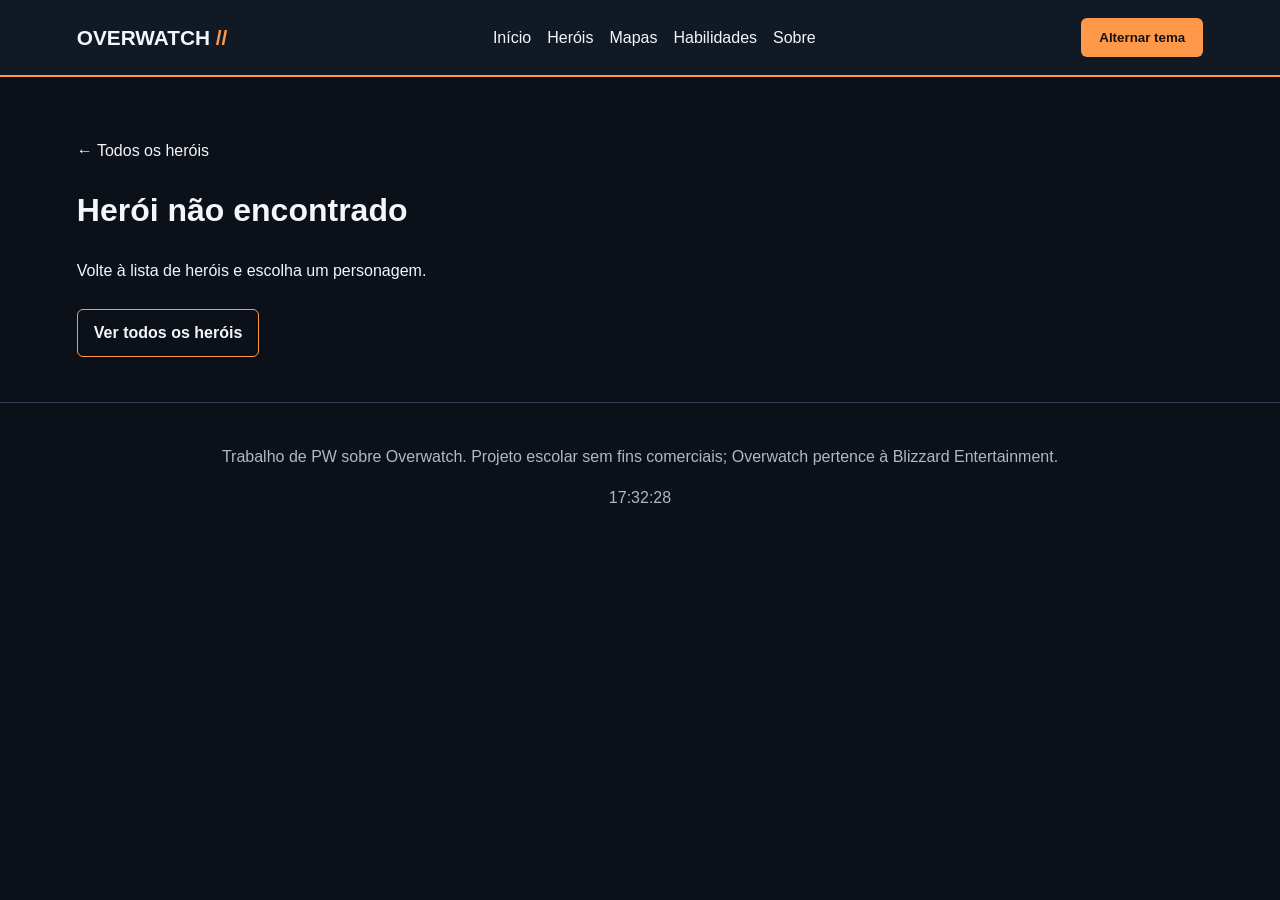
<file: heroi.html>
<!DOCTYPE html>
<html lang="pt-BR">
<head>
  <meta charset="UTF-8">
  <meta name="viewport" content="width=device-width, initial-scale=1">
  <title>Herói | Overwatch</title>
  <link rel="stylesheet" href="css.css">
</head>
<body data-pagina="heroi">
  <header>
    <a class="logo" href="index.html">OVERWATCH<span> //</span></a>
    <nav>
      <a href="index.html">Início</a>
      <a href="Page2.html">Heróis</a>
      <a href="Page3.html">Mapas</a>
      <a href="Page4.html">Habilidades</a>
      <a href="Page5.html">Sobre</a>
    </nav>
    <button type="button" onclick="alternarTema()">Alternar tema</button>
  </header>

  <main class="secao">
    <p><a class="link-destaque" href="Page2.html">← Todos os heróis</a></p>
    <div id="ficha"></div>
  </main>
  <footer>
    <p>Trabalho de PW sobre Overwatch. Projeto escolar sem fins comerciais; Overwatch pertence à Blizzard Entertainment.</p>
    <p id="relogio"></p>
  </footer>
  <script src="dados.js"></script>
  <script src="overwatch.js"></script>
</body>
</html>
</file>
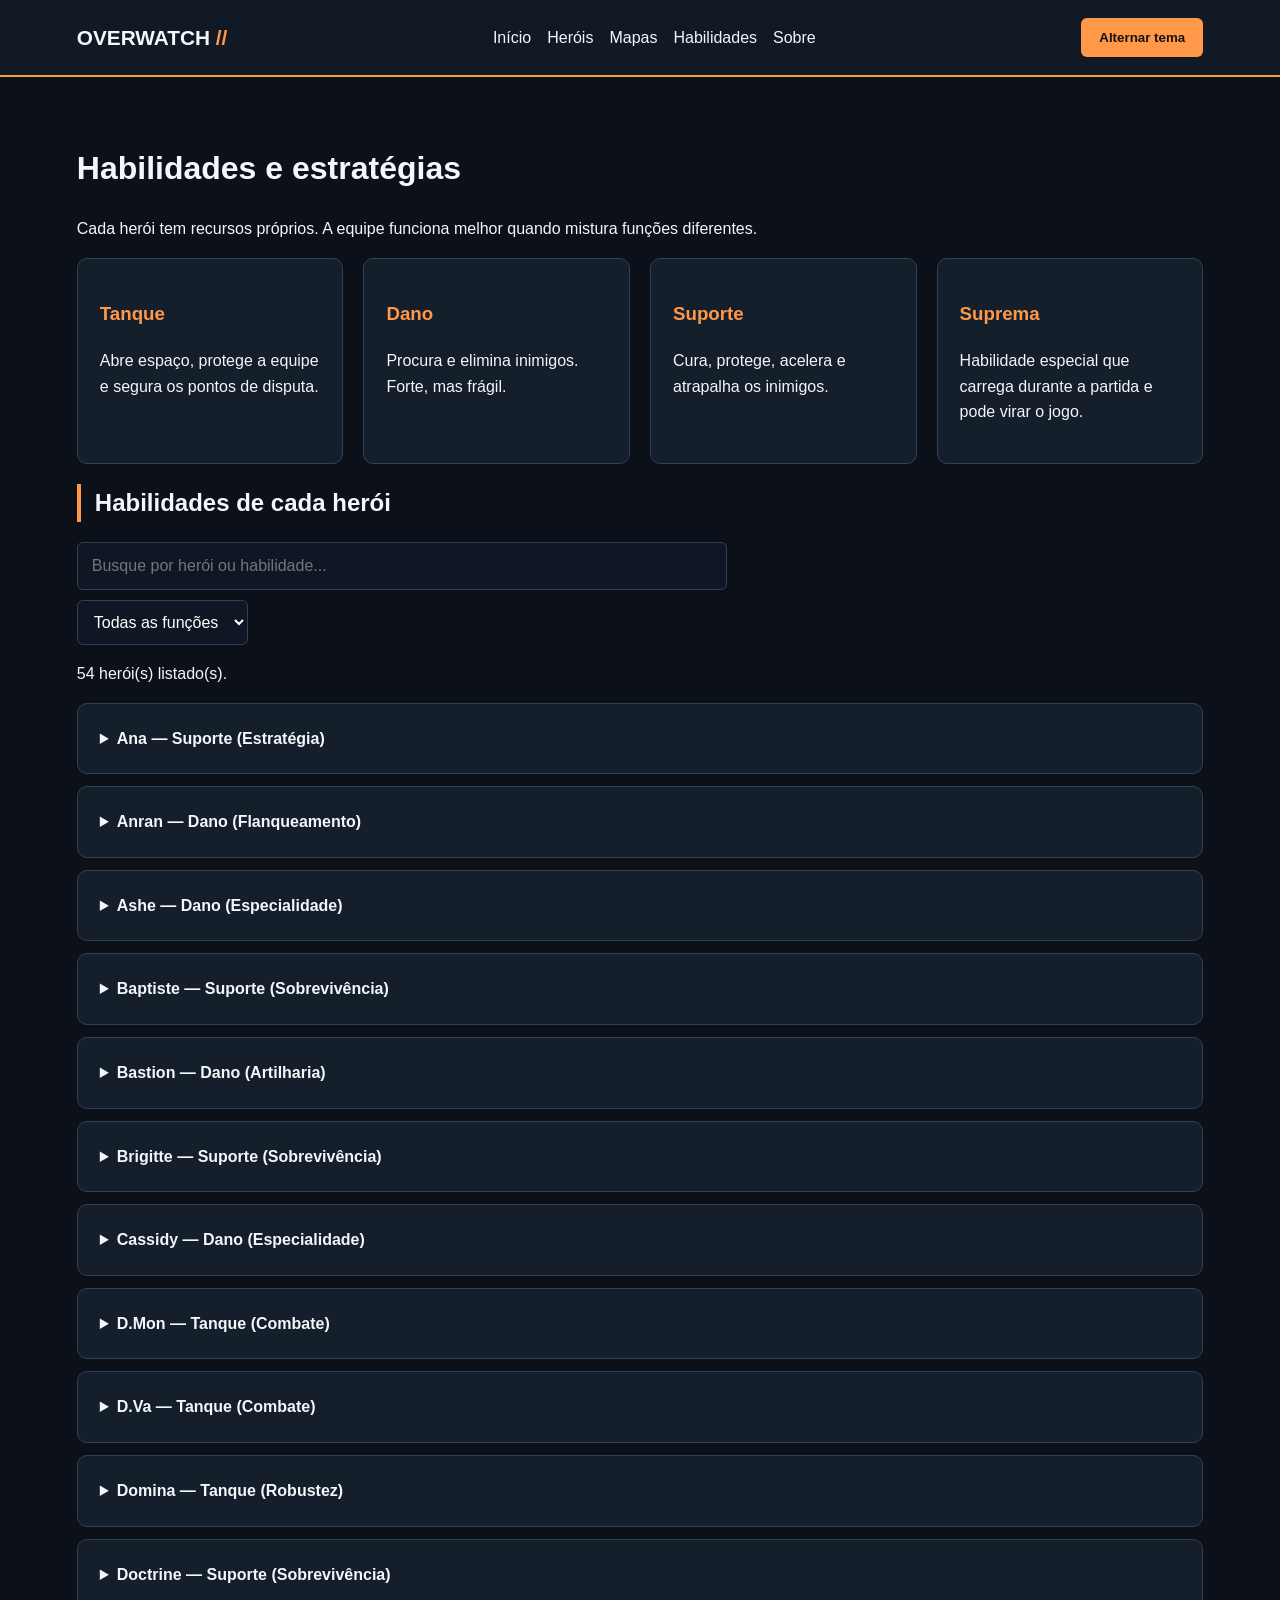
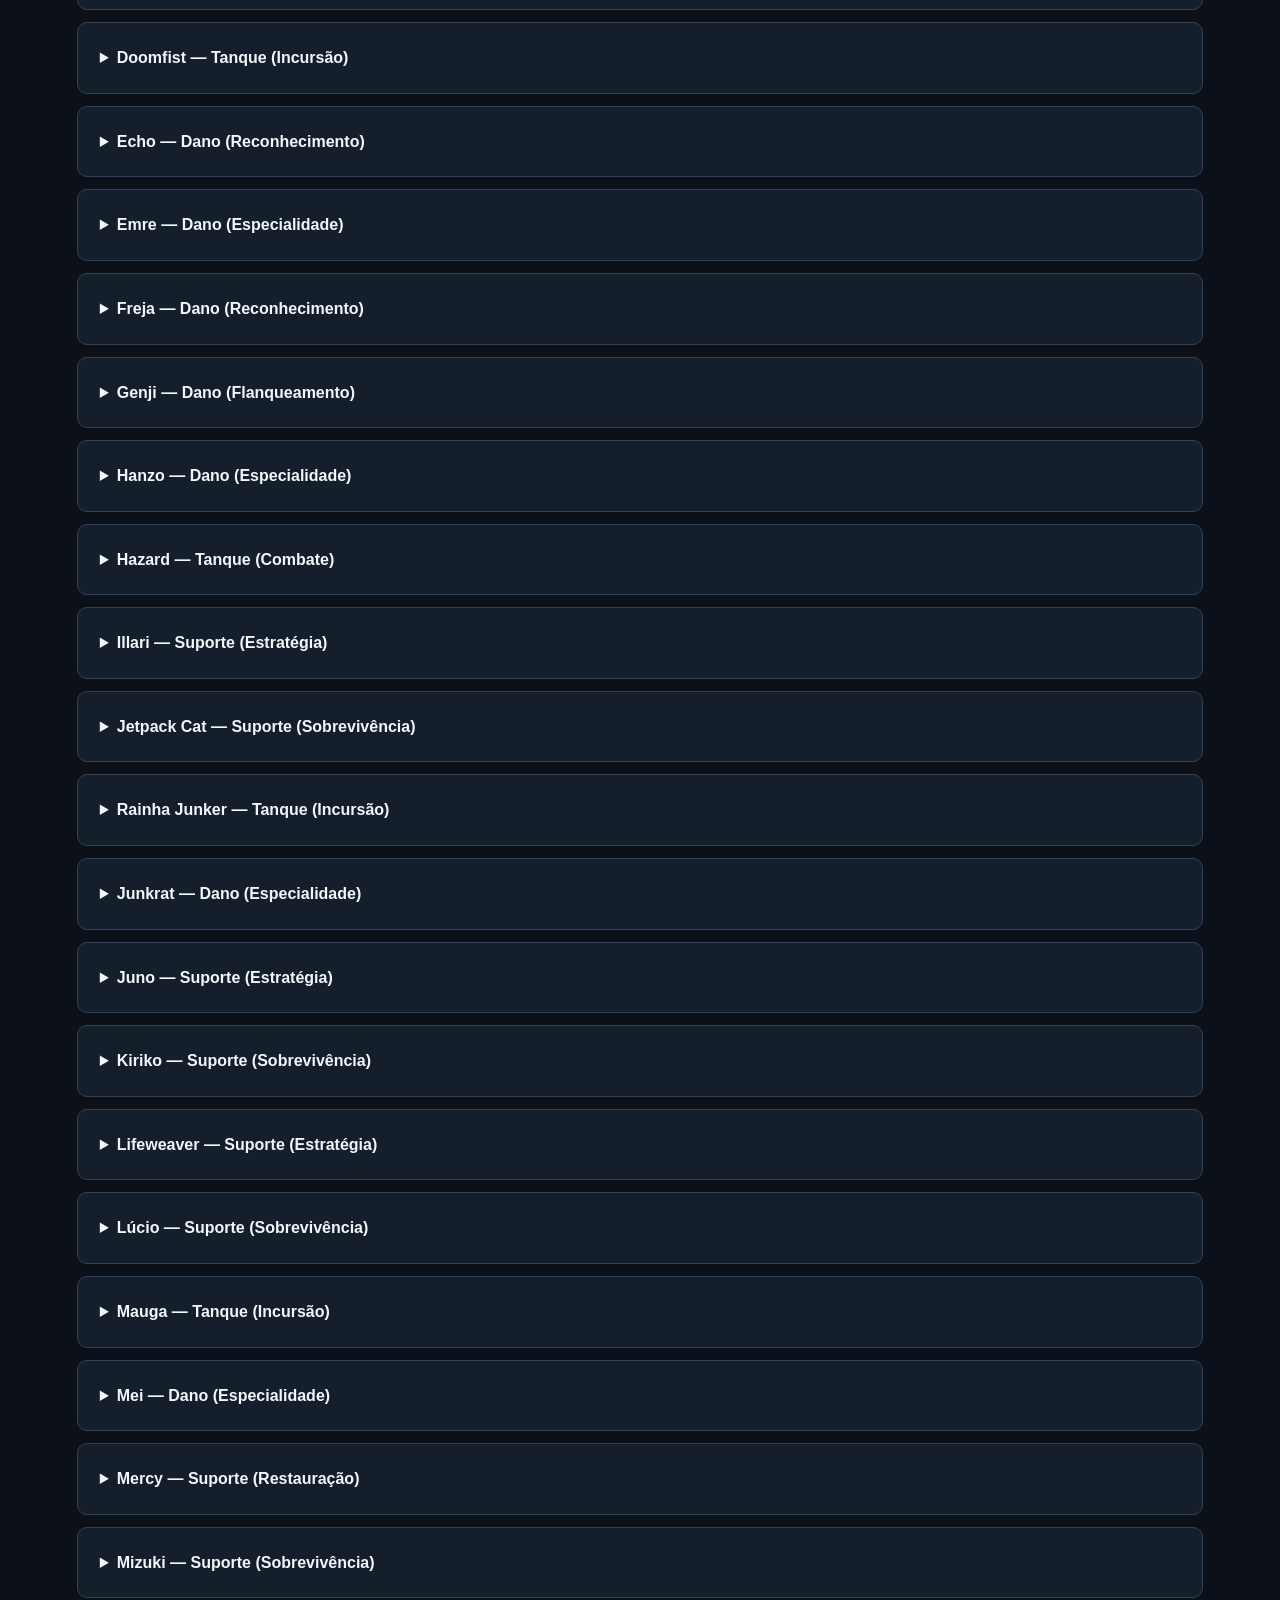
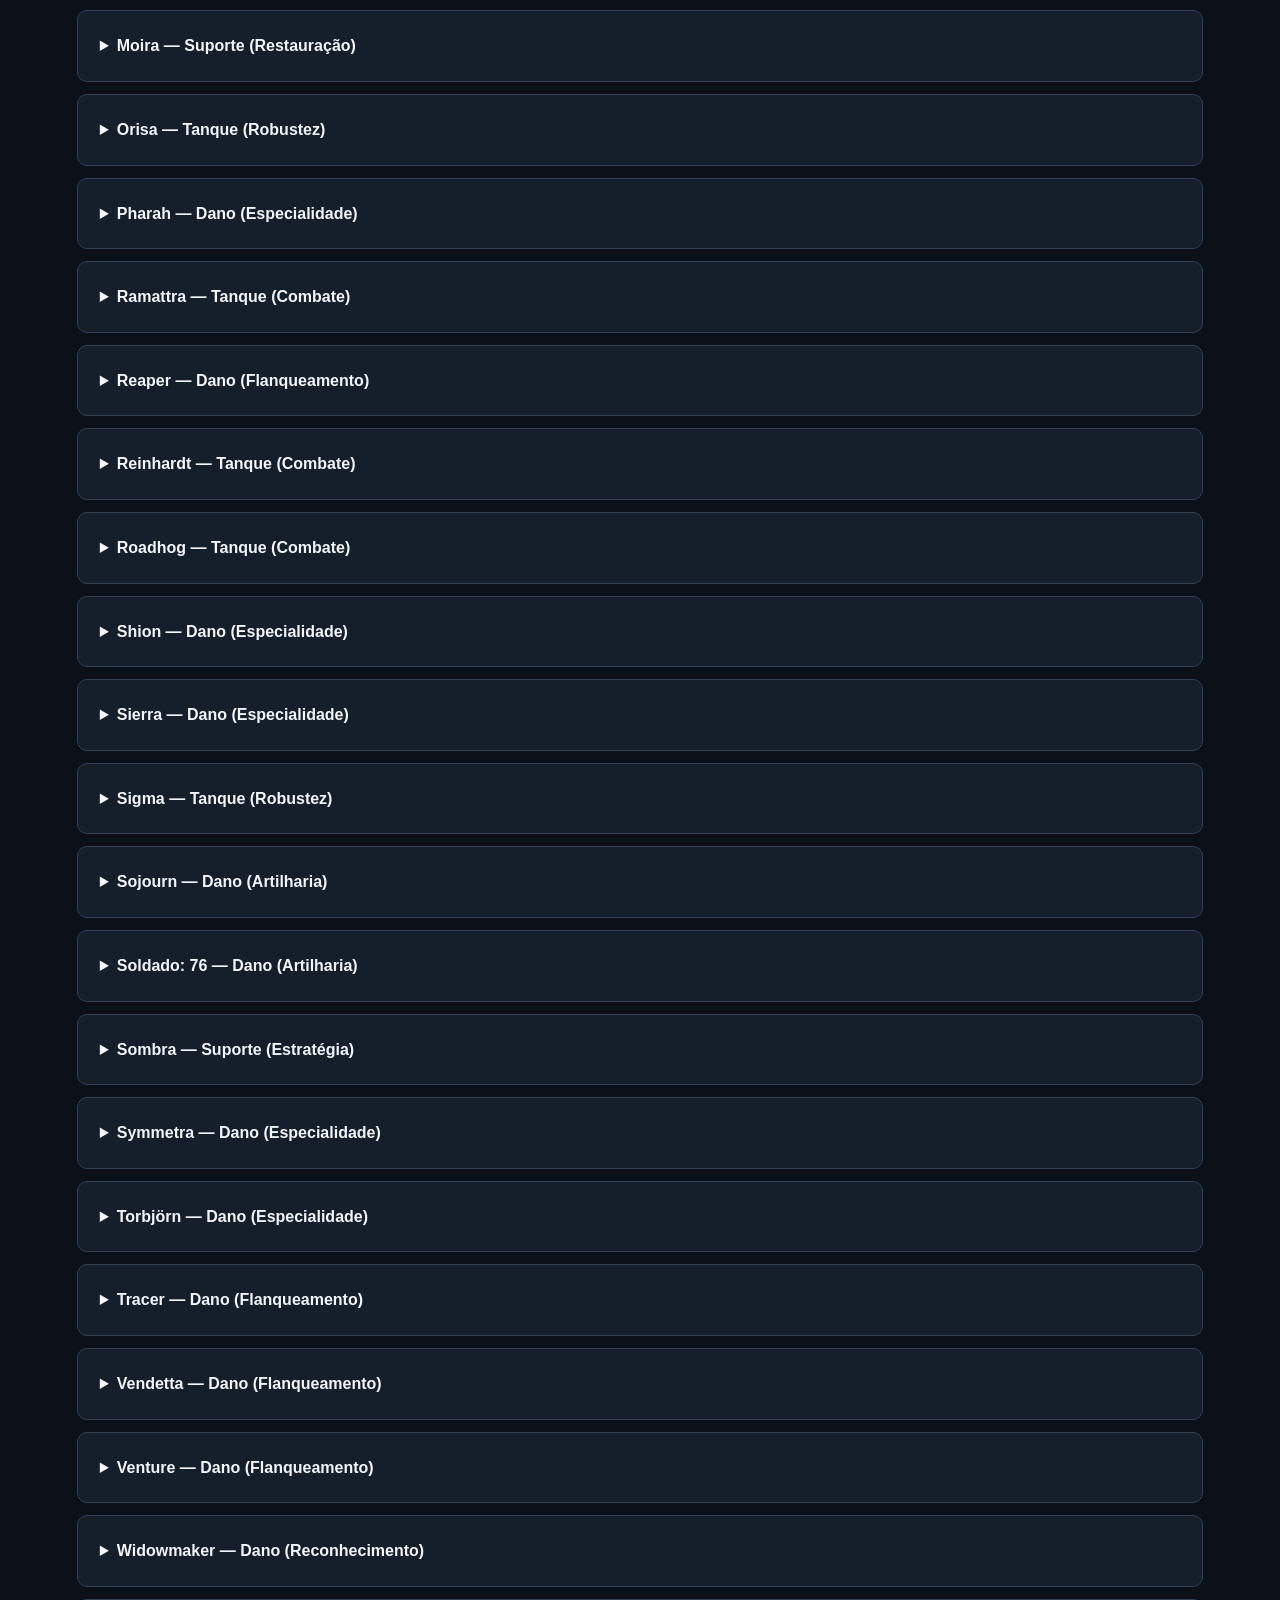
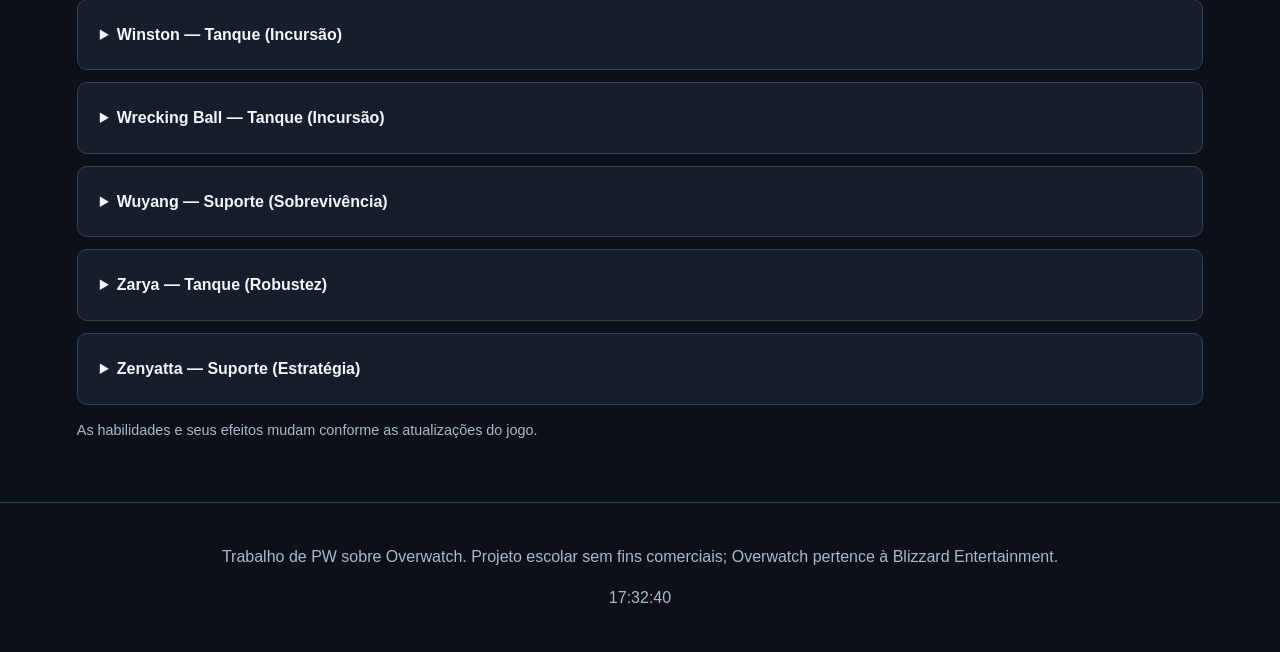
<file: Page4.html>
<!DOCTYPE html>
<html lang="pt-BR">
<head>
  <meta charset="UTF-8">
  <meta name="viewport" content="width=device-width, initial-scale=1">
  <title>Habilidades | Overwatch</title>
  <link rel="stylesheet" href="css.css">
</head>
<body data-pagina="habilidades">
  <header>
    <a class="logo" href="index.html">OVERWATCH<span> //</span></a>
    <nav>
      <a href="index.html">Início</a>
      <a href="Page2.html">Heróis</a>
      <a href="Page3.html">Mapas</a>
      <a href="Page4.html">Habilidades</a>
      <a href="Page5.html">Sobre</a>
    </nav>
    <button type="button" onclick="alternarTema()">Alternar tema</button>
  </header>

  <main class="secao">
    <h1>Habilidades e estratégias</h1>
    <p>Cada herói tem recursos próprios. A equipe funciona melhor quando mistura funções diferentes.</p>

    <div class="grade">
      <article class="cartao"><h3>Tanque</h3><p>Abre espaço, protege a equipe e segura os pontos de disputa.</p></article>
      <article class="cartao"><h3>Dano</h3><p>Procura e elimina inimigos. Forte, mas frágil.</p></article>
      <article class="cartao"><h3>Suporte</h3><p>Cura, protege, acelera e atrapalha os inimigos.</p></article>
      <article class="cartao"><h3>Suprema</h3><p>Habilidade especial que carrega durante a partida e pode virar o jogo.</p></article>
    </div>

    <h2>Habilidades de cada herói</h2>
    <form id="formHab" onsubmit="return false">
      <div class="filtros">
        <input id="buscaHabilidade" type="search" placeholder="Busque por herói ou habilidade..." aria-label="Buscar herói ou habilidade">
        <select id="filtroFuncao" aria-label="Filtrar por função">
          <option value="">Todas as funções</option>
          <option value="Tanque">Tanque</option>
          <option value="Dano">Dano</option>
          <option value="Suporte">Suporte</option>
        </select>
      </div>
    </form>
    <p id="mensagem" aria-live="polite"></p>
    <div id="listaHabilidades"></div>
    <p class="nota">As habilidades e seus efeitos mudam conforme as atualizações do jogo.</p>
  </main>
  <footer>
    <p>Trabalho de PW sobre Overwatch. Projeto escolar sem fins comerciais; Overwatch pertence à Blizzard Entertainment.</p>
    <p id="relogio"></p>
  </footer>
  <script src="dados.js"></script>
  <script src="overwatch.js"></script>
</body>
</html>
</file>
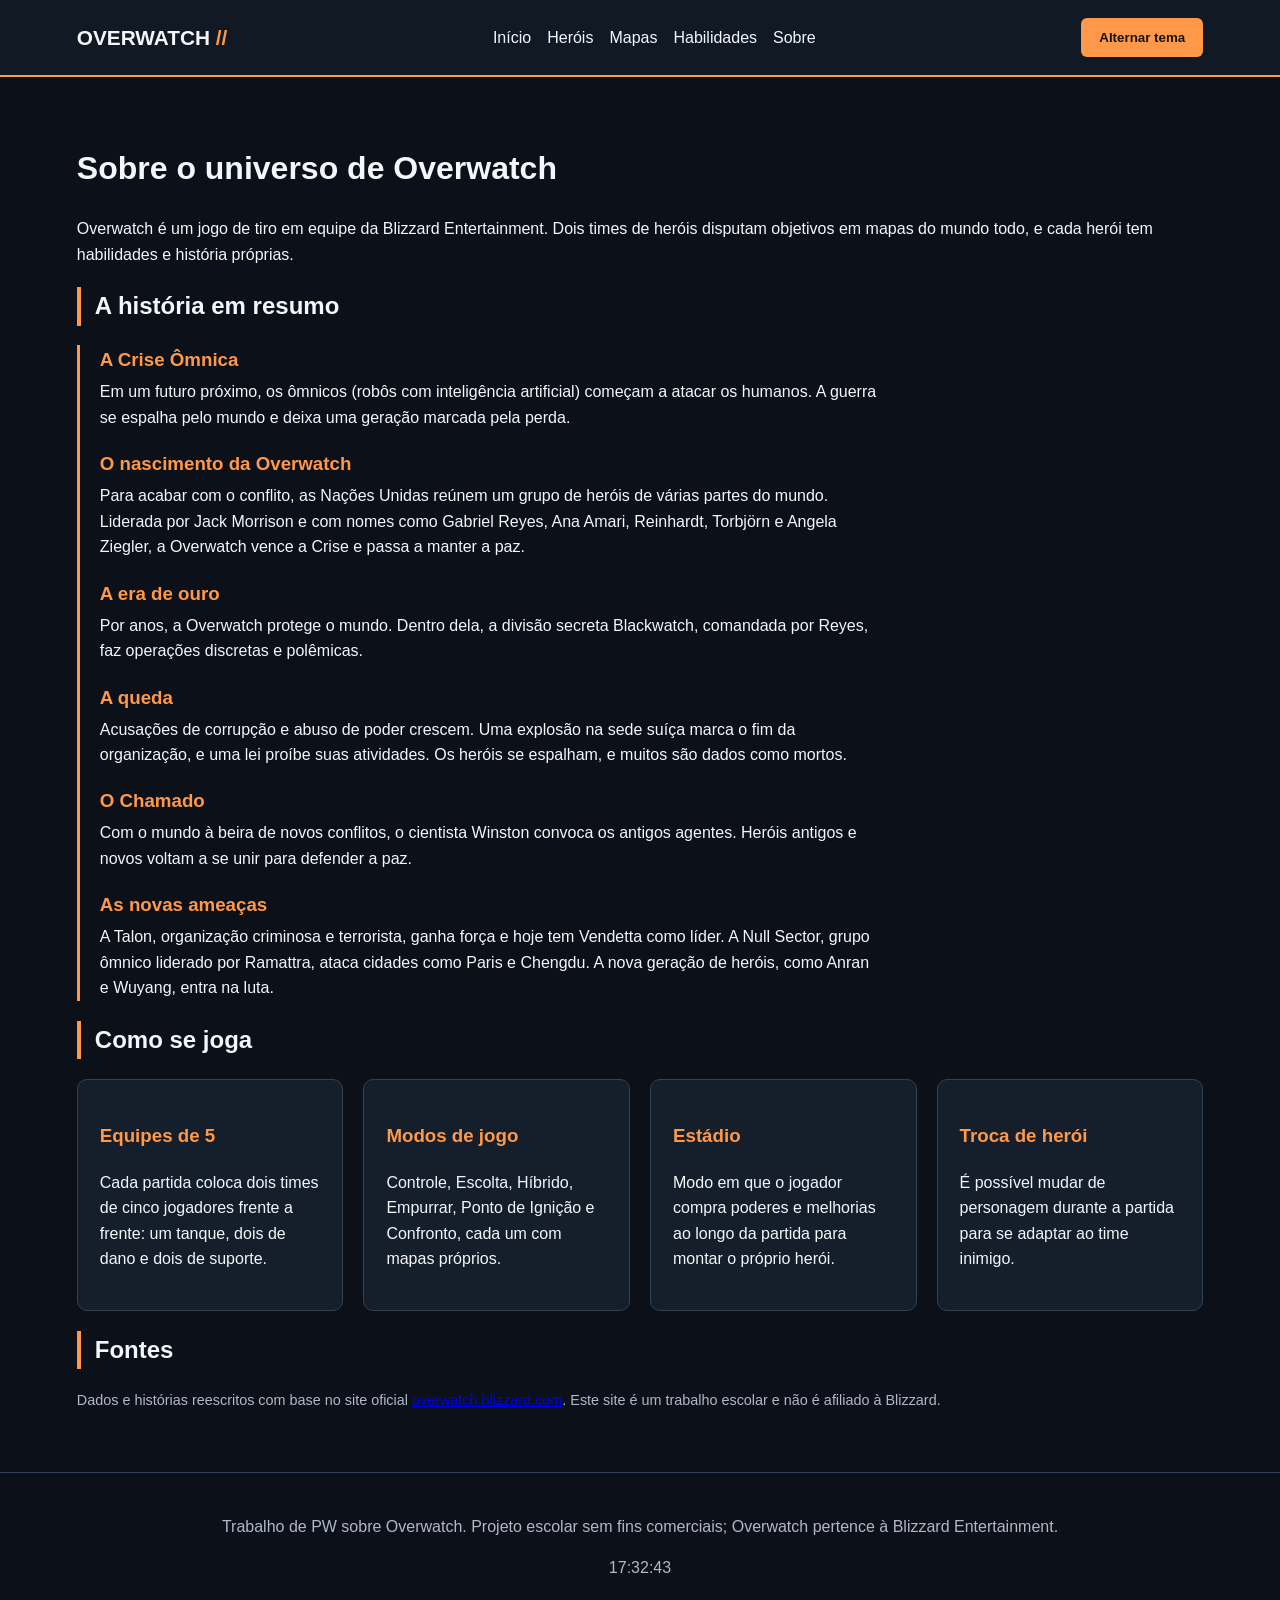
<file: Page5.html>
<!DOCTYPE html>
<html lang="pt-BR">
<head>
  <meta charset="UTF-8">
  <meta name="viewport" content="width=device-width, initial-scale=1">
  <title>Sobre | Overwatch</title>
  <link rel="stylesheet" href="css.css">
</head>
<body data-pagina="sobre">
  <header>
    <a class="logo" href="index.html">OVERWATCH<span> //</span></a>
    <nav>
      <a href="index.html">Início</a>
      <a href="Page2.html">Heróis</a>
      <a href="Page3.html">Mapas</a>
      <a href="Page4.html">Habilidades</a>
      <a href="Page5.html">Sobre</a>
    </nav>
    <button type="button" onclick="alternarTema()">Alternar tema</button>
  </header>

  <main class="secao">
    <h1>Sobre o universo de Overwatch</h1>
    <p>Overwatch é um jogo de tiro em equipe da Blizzard Entertainment. Dois times de heróis disputam objetivos em mapas do mundo todo, e cada herói tem habilidades e história próprias.</p>

    <h2>A história em resumo</h2>
    <div class="linha-tempo">
      <h3>A Crise Ômnica</h3>
      <p>Em um futuro próximo, os ômnicos (robôs com inteligência artificial) começam a atacar os humanos. A guerra se espalha pelo mundo e deixa uma geração marcada pela perda.</p>

      <h3>O nascimento da Overwatch</h3>
      <p>Para acabar com o conflito, as Nações Unidas reúnem um grupo de heróis de várias partes do mundo. Liderada por Jack Morrison e com nomes como Gabriel Reyes, Ana Amari, Reinhardt, Torbjörn e Angela Ziegler, a Overwatch vence a Crise e passa a manter a paz.</p>

      <h3>A era de ouro</h3>
      <p>Por anos, a Overwatch protege o mundo. Dentro dela, a divisão secreta Blackwatch, comandada por Reyes, faz operações discretas e polêmicas.</p>

      <h3>A queda</h3>
      <p>Acusações de corrupção e abuso de poder crescem. Uma explosão na sede suíça marca o fim da organização, e uma lei proíbe suas atividades. Os heróis se espalham, e muitos são dados como mortos.</p>

      <h3>O Chamado</h3>
      <p>Com o mundo à beira de novos conflitos, o cientista Winston convoca os antigos agentes. Heróis antigos e novos voltam a se unir para defender a paz.</p>

      <h3>As novas ameaças</h3>
      <p>A Talon, organização criminosa e terrorista, ganha força e hoje tem Vendetta como líder. A Null Sector, grupo ômnico liderado por Ramattra, ataca cidades como Paris e Chengdu. A nova geração de heróis, como Anran e Wuyang, entra na luta.</p>
    </div>

    <h2>Como se joga</h2>
    <div class="grade">
      <article class="cartao"><h3>Equipes de 5</h3><p>Cada partida coloca dois times de cinco jogadores frente a frente: um tanque, dois de dano e dois de suporte.</p></article>
      <article class="cartao"><h3>Modos de jogo</h3><p>Controle, Escolta, Híbrido, Empurrar, Ponto de Ignição e Confronto, cada um com mapas próprios.</p></article>
      <article class="cartao"><h3>Estádio</h3><p>Modo em que o jogador compra poderes e melhorias ao longo da partida para montar o próprio herói.</p></article>
      <article class="cartao"><h3>Troca de herói</h3><p>É possível mudar de personagem durante a partida para se adaptar ao time inimigo.</p></article>
    </div>

    <h2>Fontes</h2>
    <p class="nota">Dados e histórias reescritos com base no site oficial <a href="https://overwatch.blizzard.com/pt-br/heroes/" target="_blank" rel="noopener">overwatch.blizzard.com</a>. Este site é um trabalho escolar e não é afiliado à Blizzard.</p>
  </main>
  <footer>
    <p>Trabalho de PW sobre Overwatch. Projeto escolar sem fins comerciais; Overwatch pertence à Blizzard Entertainment.</p>
    <p id="relogio"></p>
  </footer>
  <script src="dados.js"></script>
  <script src="overwatch.js"></script>
</body>
</html>
</file>
<file: css.css>
/* IA: estilos iniciais criados com auxílio de inteligência artificial. */
:root {
  --fundo: #0b1019;
  --painel: #151e2b;
  --texto: #f3f6fa;
  --destaque: #ff9848;
  --borda: #334155;
}

* {
  box-sizing: border-box;
}

html {
  scroll-behavior: smooth;
}

body {
  margin: 0;
  background: var(--fundo);
  color: var(--texto);
  font-family: Arial, Helvetica, sans-serif;
  line-height: 1.6;
}

header {
  display: flex;
  justify-content: space-between;
  align-items: center;
  gap: 20px;
  flex-wrap: wrap;
  padding: 18px 6%;
  background: #111925;
  border-bottom: 2px solid var(--destaque);
}

.logo {
  font-weight: 900;
  font-size: 1.3rem;
  text-decoration: none;
  color: var(--texto);
}

.logo span,
.hero h1 span {
  color: var(--destaque);
}

nav {
  display: flex;
  gap: 16px;
  flex-wrap: wrap;
}

nav a,
.link-destaque {
  color: var(--texto);
  text-decoration: none;
}

nav a:hover,
.link-destaque:hover {
  color: var(--destaque);
}

button {
  background: var(--destaque);
  color: #17120e;
  border: 0;
  border-radius: 6px;
  padding: 12px 18px;
  font-weight: bold;
  cursor: pointer;
}

button:hover {
  filter: brightness(1.12);
  transform: translateY(-1px);
}

input {
  width: 100%;
  min-width: 0;
  padding: 14px;
  border: 1px solid var(--borda);
  border-radius: 6px;
  background: #101724;
  color: white;
  font-size: 1rem;
}

.hero {
  padding: 90px 8%;
  min-height: 460px;
  background:
    radial-gradient(ellipse at 85% 25%, #59351e 0%, transparent 38%),
    linear-gradient(120deg, #111a29, #0b1019);
}

.hero h1 {
  font-size: clamp(2.5rem, 7vw, 5rem);
  line-height: 1.05;
  margin: 12px 0;
}

.hero > p {
  max-width: 650px;
}

.etiqueta {
  color: var(--destaque);
  font-weight: bold;
  letter-spacing: 2px;
}

#formPesquisa {
  display: flex;
  gap: 10px;
  max-width: 650px;
  margin: 28px 0 12px;
}

#resultado {
  display: grid;
  grid-template-columns: repeat(auto-fit, minmax(240px, 1fr));
  gap: 16px;
  margin-top: 20px;
}

.secao {
  padding: 45px 6%;
}

.secao h2 {
  border-left: 4px solid var(--destaque);
  padding-left: 14px;
}

.grade,
.videos {
  display: grid;
  grid-template-columns: repeat(auto-fit, minmax(220px, 1fr));
  gap: 20px;
}

.cartao {
  display: block;
  padding: 22px;
  background: var(--painel);
  border: 1px solid var(--borda);
  border-radius: 10px;
  color: var(--texto);
  text-decoration: none;
  overflow-wrap: anywhere;
}

a.cartao:hover {
  border-color: var(--destaque);
  transform: translateY(-3px);
}

.cartao h3 {
  color: var(--destaque);
}

video {
  display: block;
  width: 100%;
  max-height: 320px;
  border-radius: 8px;
  background: #000;
}

.nota {
  color: #aeb9c8;
  font-size: 0.9rem;
}

footer {
  padding: 25px 6%;
  border-top: 1px solid var(--borda);
  color: #aeb9c8;
  text-align: center;
}

.tema-claro {
  --fundo: #f0f3f7;
  --painel: #ffffff;
  --texto: #172235;
  --borda: #c6cfda;
}

.tema-claro header {
  background: #ffffff;
}

.tema-claro input {
  background: #ffffff;
  color: #172235;
}

@media (max-width: 600px) {
  header {
    align-items: flex-start;
    flex-direction: column;
  }

  #formPesquisa {
    flex-direction: column;
  }

  .hero {
    padding: 55px 6%;
  }

  .secao {
    padding: 30px 6%;
  }
}

/* ===== Acréscimos: cartões com imagem, fichas, filtros, história ===== */
.tema-claro .nota,
.tema-claro footer { color: #4a5a70; }

.filtros {
  display: flex;
  gap: 10px;
  flex-wrap: wrap;
  max-width: 650px;
  margin: 12px 0;
}

select {
  padding: 12px;
  border: 1px solid var(--borda);
  border-radius: 6px;
  background: #101724;
  color: #fff;
  font-size: 1rem;
}

.tema-claro select { background: #fff; color: #172235; }

#resultado.grade-herois,
.grade-herois {
  display: grid;
  grid-template-columns: repeat(auto-fill, minmax(190px, 1fr));
  gap: 16px;
  margin-top: 20px;
}

.cartao-heroi,
.cartao-mapa {
  padding: 0;
  overflow: hidden;
}

.cartao-corpo { padding: 14px 16px 18px; }
.cartao-corpo h3 { margin: 0 0 6px; }
.cartao-corpo p { margin: 8px 0 0; font-size: 0.92rem; }

.retrato {
  display: block;
  width: 100%;
  aspect-ratio: 4 / 5;
  object-fit: cover;
  object-position: top;
  background: #0f1623;
}

.imagem-mapa {
  display: block;
  width: 100%;
  aspect-ratio: 16 / 9;
  object-fit: cover;
  background: #0f1623;
}

.mapa-local { color: var(--destaque); font-weight: bold; }

.selo {
  display: inline-block;
  padding: 2px 10px;
  border-radius: 999px;
  font-size: 0.8rem;
  font-weight: bold;
  color: #10151d;
}
.selo-tanque { background: #6db3ff; }
.selo-dano { background: #ff7a6b; }
.selo-suporte { background: #7de0a3; }

.ficha-topo {
  display: grid;
  grid-template-columns: minmax(200px, 340px) 1fr;
  gap: 28px;
  align-items: start;
}

.ficha-imagem {
  width: 100%;
  aspect-ratio: 4 / 5;
  object-fit: cover;
  object-position: top;
  border-radius: 10px;
  border: 1px solid var(--borda);
  background: #0f1623;
}

.ficha-info h1 { margin: 0 0 10px; font-size: clamp(2rem, 5vw, 3.2rem); }
.ficha-origem { color: var(--destaque); font-weight: bold; }
.ficha-bloco { margin-top: 32px; max-width: 900px; }
.ficha-bloco p { max-width: 75ch; }

.ficha-nav {
  display: flex;
  justify-content: space-between;
  gap: 12px;
  margin-top: 36px;
}

.botao-link {
  display: inline-block;
  margin-top: 10px;
  padding: 10px 16px;
  border: 1px solid var(--destaque);
  border-radius: 6px;
  color: var(--texto);
  text-decoration: none;
  font-weight: bold;
}
.botao-link:hover { background: var(--destaque); color: #17120e; }

.detalhe-heroi { margin-bottom: 12px; }
.detalhe-heroi summary { cursor: pointer; font-weight: bold; }
.detalhe-heroi ul { padding-left: 20px; }

.grupo-mapas { margin-bottom: 28px; }

.linha-tempo { max-width: 800px; border-left: 3px solid var(--destaque); padding-left: 20px; }
.linha-tempo h3 { color: var(--destaque); margin-bottom: 4px; }
.linha-tempo p { margin-top: 0; }

a:focus-visible, button:focus-visible, input:focus-visible, select:focus-visible, summary:focus-visible {
  outline: 3px solid var(--destaque);
  outline-offset: 2px;
}

@media (max-width: 700px) {
  .ficha-topo { grid-template-columns: 1fr; }
  .filtros { flex-direction: column; }
}
</file>
